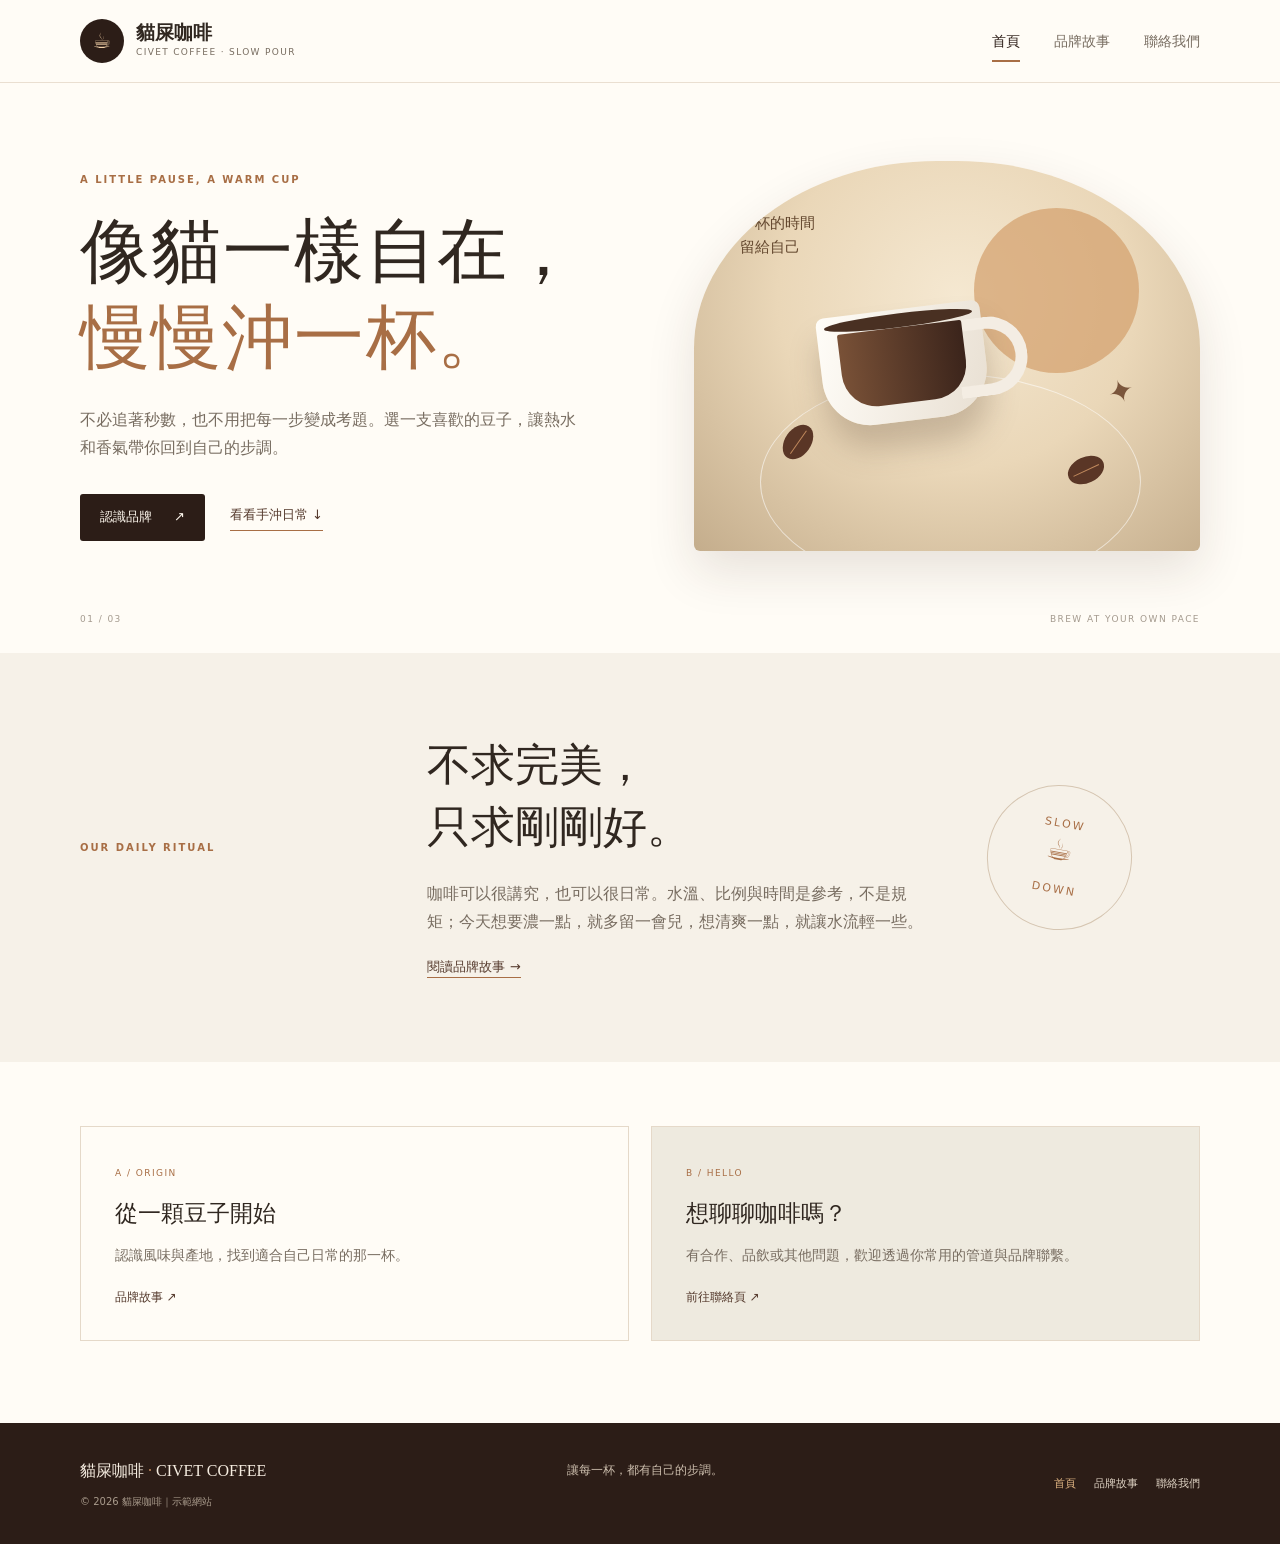
<file: pages/index.html>
﻿<!doctype html>
<html lang="zh-Hant-TW">
<head>
  <meta charset="utf-8">
  <meta name="viewport" content="width=device-width, initial-scale=1">
  <meta name="description" content="貓屎咖啡的品牌理念、手沖日常與聯絡方式。">
  <title>貓屎咖啡｜自在手沖日常</title>
  <link rel="stylesheet" href="assets/css/site.css">
  <script src="assets/js/site.js" defer></script>
</head>
<body>
  <a class="skip-link" href="#main">跳至主要內容</a>
  <header class="site-header">
    <div class="container header-inner">
      <a class="brand" href="index.html" aria-label="貓屎咖啡首頁"><span class="brand-mark" aria-hidden="true">☕</span><span><strong>貓屎咖啡</strong><small>CIVET COFFEE · SLOW POUR</small></span></a>
      <button class="menu-toggle" type="button" aria-expanded="false" aria-controls="primary-nav"><span></span><span></span><span class="sr-only">切換導覽選單</span></button>
      <nav id="primary-nav" class="primary-nav" aria-label="主要導覽"><a href="index.html" aria-current="page">首頁</a><a href="about.html">品牌故事</a><a href="contact.html">聯絡我們</a></nav>
    </div>
  </header>
  <main id="main">
    <section class="hero container">
      <div class="hero-copy"><p class="eyebrow">A LITTLE PAUSE, A WARM CUP</p><h1>像貓一樣自在，<br><em>慢慢沖一杯。</em></h1><p class="lead">不必追著秒數，也不用把每一步變成考題。選一支喜歡的豆子，讓熱水和香氣帶你回到自己的步調。</p><div class="actions"><a class="button button-dark" href="about.html">認識品牌 <span aria-hidden="true">↗</span></a><a class="text-link" href="#ritual">看看手沖日常 <span aria-hidden="true">↓</span></a></div></div>
      <div class="hero-art" role="img" aria-label="以咖啡杯、咖啡豆與貓咪腳印組成的裝飾圖案"><div class="sun"></div><div class="cup"><span></span></div><span class="bean bean-one"></span><span class="bean bean-two"></span><span class="paw">✦</span><p>一杯的時間<br>留給自己</p></div>
      <div class="hero-note"><span>01 / 03</span><span>BREW AT YOUR OWN PACE</span></div>
    </section>
    <section class="intro band" id="ritual"><div class="container intro-grid"><p class="eyebrow">OUR DAILY RITUAL</p><div><h2>不求完美，<br>只求剛剛好。</h2><p>咖啡可以很講究，也可以很日常。水溫、比例與時間是參考，不是規矩；今天想要濃一點，就多留一會兒，想清爽一點，就讓水流輕一些。</p><a class="text-link" href="about.html">閱讀品牌故事 <span aria-hidden="true">→</span></a></div><div class="ritual-stamp" aria-hidden="true">SLOW<br><span>☕</span><br>DOWN</div></div></section>
    <section class="container home-cards"><article class="mini-card"><span class="card-index">A / ORIGIN</span><h3>從一顆豆子開始</h3><p>認識風味與產地，找到適合自己日常的那一杯。</p><a href="about.html">品牌故事 <span aria-hidden="true">↗</span></a></article><article class="mini-card accent-card"><span class="card-index">B / HELLO</span><h3>想聊聊咖啡嗎？</h3><p>有合作、品飲或其他問題，歡迎透過你常用的管道與品牌聯繫。</p><a href="contact.html">前往聯絡頁 <span aria-hidden="true">↗</span></a></article></section>
  </main>
  <footer class="site-footer"><div class="container footer-inner"><a class="footer-brand" href="index.html">貓屎咖啡 <span>·</span> CIVET COFFEE</a><p>讓每一杯，都有自己的步調。</p><nav aria-label="頁尾導覽"><a href="index.html" aria-current="page">首頁</a><a href="about.html">品牌故事</a><a href="contact.html">聯絡我們</a></nav><small>© 2026 貓屎咖啡｜示範網站</small></div></footer>
</body>
</html>
</file>
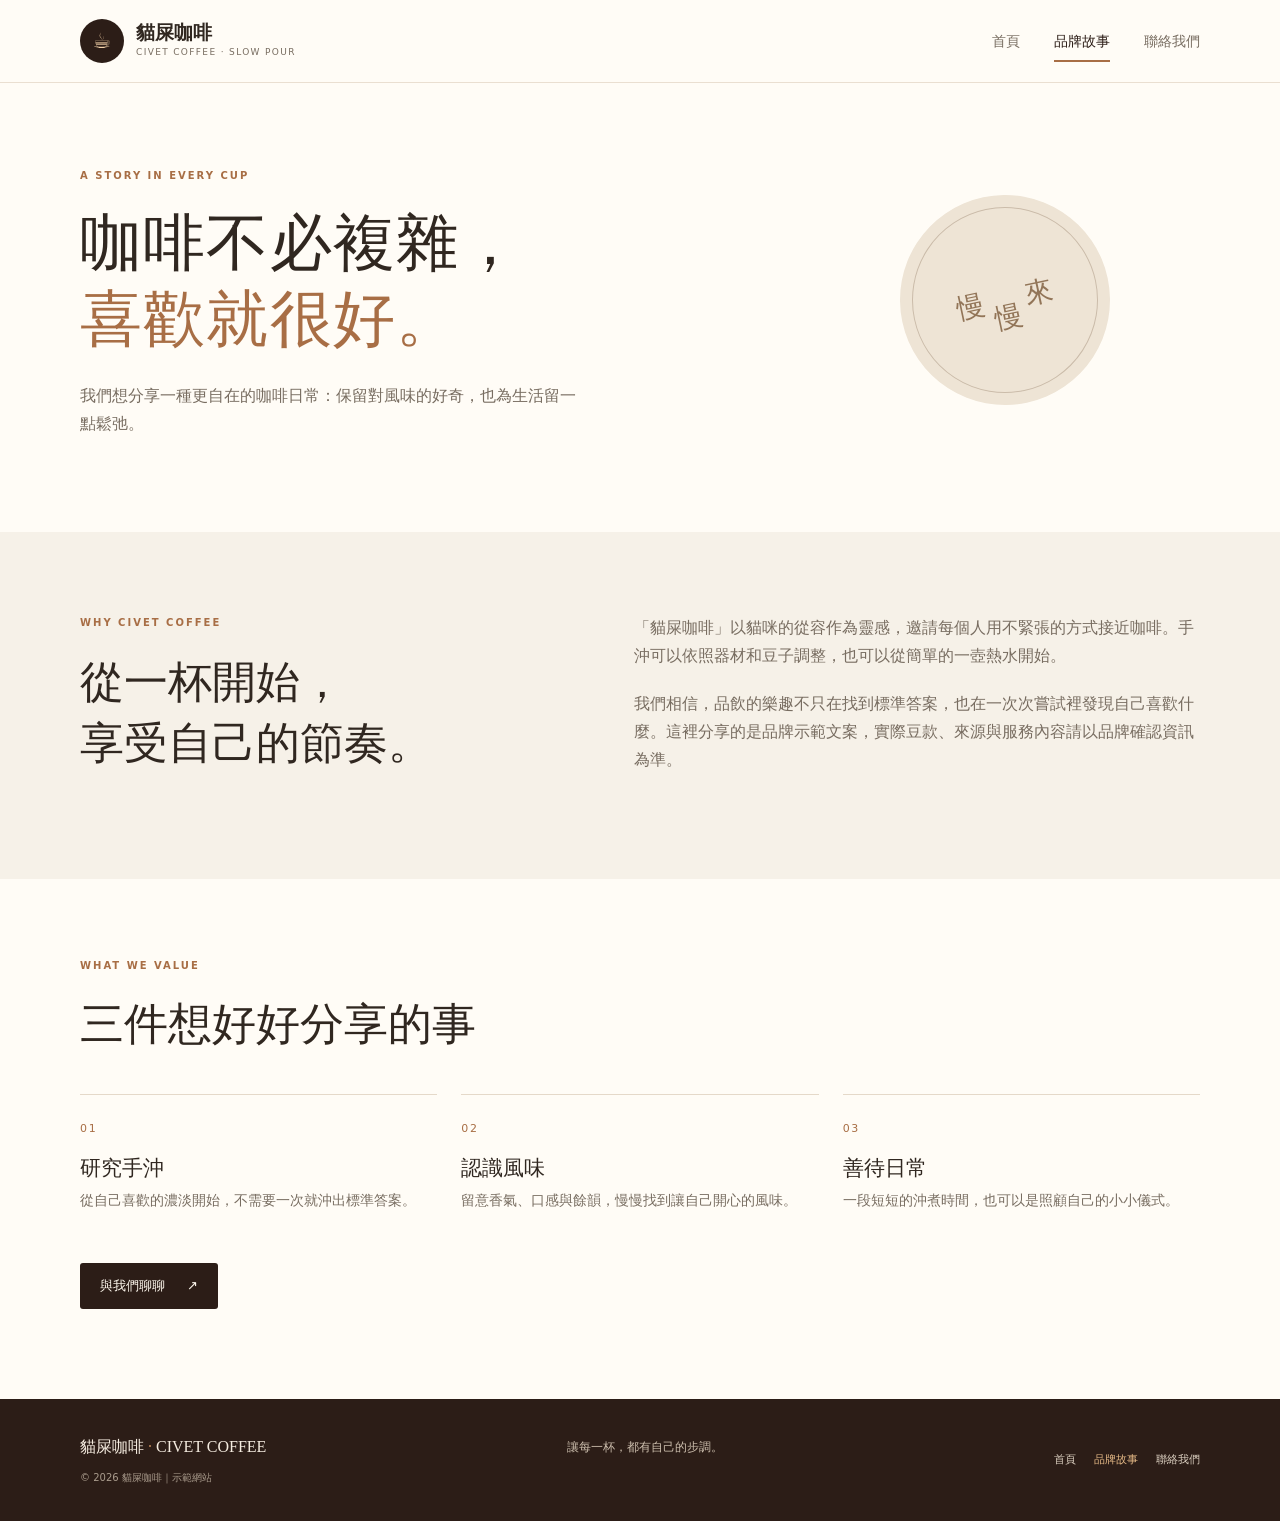
<file: pages/about.html>
﻿<!doctype html>
<html lang="zh-Hant-TW">
<head>
  <meta charset="utf-8">
  <meta name="viewport" content="width=device-width, initial-scale=1">
  <meta name="description" content="認識貓屎咖啡：以親切、自在的方式分享咖啡與手沖日常。">
  <title>品牌故事｜貓屎咖啡</title>
  <link rel="stylesheet" href="assets/css/site.css">
  <script src="assets/js/site.js" defer></script>
</head>
<body>
  <a class="skip-link" href="#main">跳至主要內容</a>
  <header class="site-header"><div class="container header-inner"><a class="brand" href="index.html" aria-label="貓屎咖啡首頁"><span class="brand-mark" aria-hidden="true">☕</span><span><strong>貓屎咖啡</strong><small>CIVET COFFEE · SLOW POUR</small></span></a><button class="menu-toggle" type="button" aria-expanded="false" aria-controls="primary-nav"><span></span><span></span><span class="sr-only">切換導覽選單</span></button><nav id="primary-nav" class="primary-nav" aria-label="主要導覽"><a href="index.html">首頁</a><a href="about.html" aria-current="page">品牌故事</a><a href="contact.html">聯絡我們</a></nav></div></header>
  <main id="main">
    <section class="page-hero container"><p class="eyebrow">A STORY IN EVERY CUP</p><h1>咖啡不必複雜，<br><em>喜歡就很好。</em></h1><p class="lead">我們想分享一種更自在的咖啡日常：保留對風味的好奇，也為生活留一點鬆弛。</p><div class="page-hero-art" aria-hidden="true"><span>慢</span><span>慢</span><span>來</span></div></section>
    <section class="band"><div class="container story-grid"><div><p class="eyebrow">WHY CIVET COFFEE</p><h2>從一杯開始，<br>享受自己的節奏。</h2></div><div class="story-body"><p>「貓屎咖啡」以貓咪的從容作為靈感，邀請每個人用不緊張的方式接近咖啡。手沖可以依照器材和豆子調整，也可以從簡單的一壺熱水開始。</p><p>我們相信，品飲的樂趣不只在找到標準答案，也在一次次嘗試裡發現自己喜歡什麼。這裡分享的是品牌示範文案，實際豆款、來源與服務內容請以品牌確認資訊為準。</p></div></div></section>
    <section class="container values"><p class="eyebrow">WHAT WE VALUE</p><h2>三件想好好分享的事</h2><div class="value-grid"><article><span>01</span><h3>研究手沖</h3><p>從自己喜歡的濃淡開始，不需要一次就沖出標準答案。</p></article><article><span>02</span><h3>認識風味</h3><p>留意香氣、口感與餘韻，慢慢找到讓自己開心的風味。</p></article><article><span>03</span><h3>善待日常</h3><p>一段短短的沖煮時間，也可以是照顧自己的小小儀式。</p></article></div><a class="button button-dark" href="contact.html">與我們聊聊 <span aria-hidden="true">↗</span></a></section>
  </main>
  <footer class="site-footer"><div class="container footer-inner"><a class="footer-brand" href="index.html">貓屎咖啡 <span>·</span> CIVET COFFEE</a><p>讓每一杯，都有自己的步調。</p><nav aria-label="頁尾導覽"><a href="index.html">首頁</a><a href="about.html" aria-current="page">品牌故事</a><a href="contact.html">聯絡我們</a></nav><small>© 2026 貓屎咖啡｜示範網站</small></div></footer>
</body>
</html>
</file>
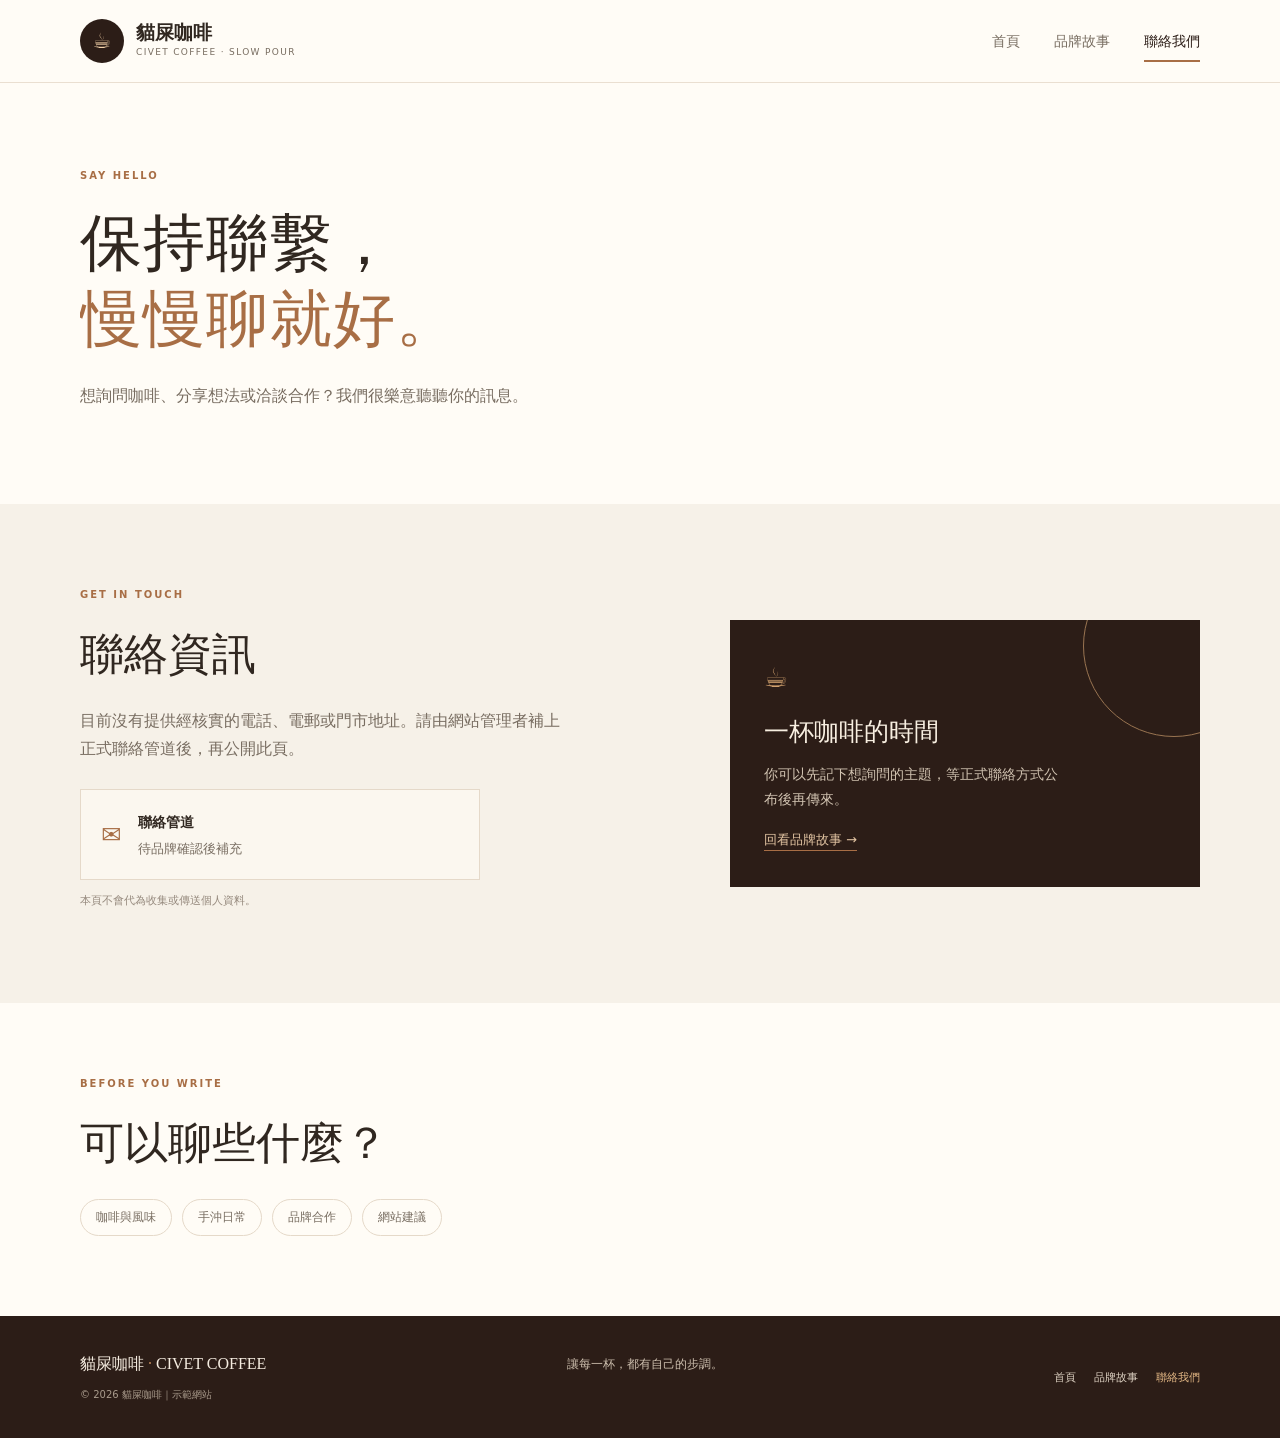
<file: pages/contact.html>
﻿<!doctype html>
<html lang="zh-Hant-TW">
<head>
  <meta charset="utf-8">
  <meta name="viewport" content="width=device-width, initial-scale=1">
  <meta name="description" content="聯絡貓屎咖啡，洽詢品牌合作、咖啡品飲與網站內容。">
  <title>聯絡我們｜貓屎咖啡</title>
  <link rel="stylesheet" href="assets/css/site.css">
  <script src="assets/js/site.js" defer></script>
</head>
<body>
  <a class="skip-link" href="#main">跳至主要內容</a>
  <header class="site-header"><div class="container header-inner"><a class="brand" href="index.html" aria-label="貓屎咖啡首頁"><span class="brand-mark" aria-hidden="true">☕</span><span><strong>貓屎咖啡</strong><small>CIVET COFFEE · SLOW POUR</small></span></a><button class="menu-toggle" type="button" aria-expanded="false" aria-controls="primary-nav"><span></span><span></span><span class="sr-only">切換導覽選單</span></button><nav id="primary-nav" class="primary-nav" aria-label="主要導覽"><a href="index.html">首頁</a><a href="about.html">品牌故事</a><a href="contact.html" aria-current="page">聯絡我們</a></nav></div></header>
  <main id="main">
    <section class="page-hero contact-hero container"><p class="eyebrow">SAY HELLO</p><h1>保持聯繫，<br><em>慢慢聊就好。</em></h1><p class="lead">想詢問咖啡、分享想法或洽談合作？我們很樂意聽聽你的訊息。</p></section>
    <section class="band"><div class="container contact-grid"><div><p class="eyebrow">GET IN TOUCH</p><h2>聯絡資訊</h2><p class="contact-copy">目前沒有提供經核實的電話、電郵或門市地址。請由網站管理者補上正式聯絡管道後，再公開此頁。</p><div class="contact-placeholder"><span aria-hidden="true">✉</span><div><strong>聯絡管道</strong><p>待品牌確認後補充</p></div></div><p class="small-note">本頁不會代為收集或傳送個人資料。</p></div><aside class="contact-aside"><span class="aside-mark" aria-hidden="true">☕</span><h3>一杯咖啡的時間</h3><p>你可以先記下想詢問的主題，等正式聯絡方式公布後再傳來。</p><a class="text-link" href="about.html">回看品牌故事 <span aria-hidden="true">→</span></a></aside></div></section>
    <section class="container contact-bottom"><p class="eyebrow">BEFORE YOU WRITE</p><h2>可以聊些什麼？</h2><div class="topic-list"><span>咖啡與風味</span><span>手沖日常</span><span>品牌合作</span><span>網站建議</span></div></section>
  </main>
  <footer class="site-footer"><div class="container footer-inner"><a class="footer-brand" href="index.html">貓屎咖啡 <span>·</span> CIVET COFFEE</a><p>讓每一杯，都有自己的步調。</p><nav aria-label="頁尾導覽"><a href="index.html">首頁</a><a href="about.html">品牌故事</a><a href="contact.html" aria-current="page">聯絡我們</a></nav><small>© 2026 貓屎咖啡｜示範網站</small></div></footer>
</body>
</html>
</file>
<file: pages/assets/css/site.css>
﻿@charset "UTF-8";
:root{--espresso:#2c1d17;--roast:#553a2d;--caramel:#a86e45;--cream:#f6f1e8;--paper:#fffcf6;--sage:#7d866c;--ink:#302720;--muted:#786d61;--line:#e5d9c9;--serif:Georgia,"Noto Serif TC","Songti TC",serif;--sans:system-ui,-apple-system,"Segoe UI","Noto Sans TC",sans-serif;--shadow:0 20px 50px rgba(55,36,24,.12)}
*{box-sizing:border-box}html{scroll-behavior:smooth}body{margin:0;background:var(--paper);color:var(--ink);font-family:var(--sans);line-height:1.75}a{color:inherit;text-decoration:none}button{font:inherit}.container{width:min(1120px,calc(100% - 48px));margin-inline:auto}.skip-link{position:absolute;left:12px;top:-60px;z-index:20;background:var(--espresso);color:white;padding:8px 14px}.skip-link:focus{top:12px}.sr-only{position:absolute;width:1px;height:1px;padding:0;margin:-1px;overflow:hidden;clip:rect(0,0,0,0);white-space:nowrap;border:0}
.site-header{position:sticky;top:0;z-index:10;background:rgba(255,252,246,.92);border-bottom:1px solid rgba(229,217,201,.8);backdrop-filter:blur(14px)}.header-inner{min-height:82px;display:flex;align-items:center;justify-content:space-between}.brand{display:flex;gap:12px;align-items:center}.brand-mark{display:grid;place-items:center;width:44px;height:44px;border-radius:50%;background:var(--espresso);color:#f4d3aa;font-size:21px}.brand strong,.brand small{display:block}.brand strong{font-family:var(--serif);font-size:19px;line-height:1.2}.brand small{font-size:9px;letter-spacing:.15em;color:var(--muted)}.primary-nav{display:flex;gap:34px;align-items:center}.primary-nav a{font-size:14px;color:var(--muted);padding:9px 0;position:relative}.primary-nav a:hover,.primary-nav a[aria-current=page]{color:var(--espresso)}.primary-nav a[aria-current=page]:after{content:"";height:2px;background:var(--caramel);position:absolute;bottom:0;left:0;right:0}.menu-toggle{display:none;border:0;background:none;padding:10px;color:var(--espresso)}
.hero{min-height:570px;display:grid;grid-template-columns:1.05fr .95fr;align-items:center;gap:55px;position:relative;padding-top:54px;padding-bottom:78px}.eyebrow{font-size:10px;letter-spacing:.2em;font-weight:700;color:var(--caramel);margin:0 0 20px}.hero h1,.page-hero h1{font-family:var(--serif);font-weight:500;font-size:clamp(44px,6vw,70px);line-height:1.24;letter-spacing:.02em;margin:0 0 24px}.hero h1 em,.page-hero h1 em{font-style:normal;color:var(--caramel)}.lead{font-size:16px;color:var(--muted);max-width:500px}.actions{display:flex;align-items:center;gap:25px;margin-top:32px}.button{display:inline-flex;align-items:center;gap:22px;padding:12px 20px;border-radius:3px;font-size:13px}.button-dark{background:var(--espresso);color:#fff9ef}.button-dark:hover{background:var(--roast)}.text-link{font-size:13px;color:var(--roast);border-bottom:1px solid var(--caramel);padding-bottom:3px}.hero-art{height:390px;position:relative;border-radius:48% 48% 6px 6px;background:radial-gradient(ellipse at 52% 35%,#f5e8d1 0,#ead7b8 48%,#c4ad8c 100%);overflow:hidden;box-shadow:var(--shadow)}.hero-art:before{content:"";position:absolute;width:75%;height:55%;bottom:-10%;left:13%;border:1px solid rgba(255,255,255,.55);border-radius:50%}.sun{position:absolute;width:165px;height:165px;border-radius:50%;background:#d4a16e;right:12%;top:12%;opacity:.72}.cup{position:absolute;width:165px;height:112px;left:25%;top:38%;border-radius:8px 8px 48px 48px;background:linear-gradient(110deg,#fffdf8,#e8dfd2);box-shadow:0 25px 30px #59402d42;transform:rotate(-7deg)}.cup:before{content:"";position:absolute;width:58px;height:55px;border:12px solid #f4ede3;border-left:0;right:-42px;top:18px;border-radius:0 40px 40px 0}.cup:after{content:"";position:absolute;left:8px;right:8px;top:4px;height:14px;border-radius:50%;background:#493022}.cup span{position:absolute;inset:18px 20px;background:linear-gradient(90deg,#795137,#3b241b);border-radius:2px 2px 35px 35px}.bean{position:absolute;width:26px;height:38px;border-radius:50%;background:#5a3626;transform:rotate(35deg)}.bean:after{content:"";position:absolute;width:1px;height:28px;background:#c18a5d;left:13px;top:5px}.bean-one{left:18%;bottom:23%}.bean-two{right:20%;bottom:16%;transform:rotate(65deg)}.paw{position:absolute;right:13%;bottom:34%;font-size:31px;color:#7b563c;transform:rotate(-19deg)}.hero-art>p{position:absolute;left:9%;top:9%;font-family:var(--serif);color:#63472e;font-size:15px;line-height:1.6}.hero-note{position:absolute;bottom:25px;left:0;right:0;display:flex;justify-content:space-between;color:#a49a8e;font-size:9px;letter-spacing:.16em}
.band{background:var(--cream);padding:82px 0}.intro-grid{display:grid;grid-template-columns:.7fr 1.2fr .5fr;align-items:center;gap:50px}.intro h2,.story-grid h2,.values h2,.contact-grid h2,.contact-bottom h2{font:500 clamp(30px,4vw,44px)/1.4 var(--serif);margin:0 0 22px}.intro-grid>div:nth-child(2)>p,.story-body p,.contact-copy{color:var(--muted)}.ritual-stamp{border:1px solid #d6c6b2;border-radius:50%;width:145px;height:145px;display:grid;place-content:center;text-align:center;color:var(--caramel);font-size:11px;letter-spacing:.2em;line-height:1.3;transform:rotate(10deg)}.ritual-stamp span{font-size:29px}.home-cards{display:grid;grid-template-columns:1fr 1fr;gap:22px;padding-top:64px;padding-bottom:82px}.mini-card{padding:30px 34px;border:1px solid var(--line);min-height:205px}.accent-card{background:#eeeadf}.card-index{font-size:9px;letter-spacing:.16em;color:var(--caramel)}.mini-card h3{font:500 23px var(--serif);margin:13px 0 6px}.mini-card p{color:var(--muted);font-size:14px}.mini-card>a{font-size:12px;color:var(--roast)}
.page-hero{min-height:380px;padding-top:84px;padding-bottom:78px;position:relative;overflow:hidden}.page-hero h1{font-size:clamp(42px,5vw,62px)}.page-hero-art{position:absolute;right:8%;top:25%;width:210px;height:210px;border-radius:50%;background:#eee4d5;display:flex;align-items:center;justify-content:center;gap:7px;color:#927558;font:28px var(--serif);transform:rotate(-12deg)}.page-hero-art:before{content:"";position:absolute;inset:12px;border:1px solid #cbbcaa;border-radius:50%}.page-hero-art span:nth-child(2){margin-top:36px}.story-grid{display:grid;grid-template-columns:.9fr 1.1fr;gap:90px;align-items:start}.story-body p{margin-top:0;margin-bottom:20px}.values{padding-top:78px;padding-bottom:90px}.values h2{margin-bottom:38px}.value-grid{display:grid;grid-template-columns:repeat(3,1fr);gap:24px;margin-bottom:38px}.value-grid article{border-top:1px solid var(--line);padding:18px 8px 12px 0}.value-grid article>span{font-size:11px;color:var(--caramel);letter-spacing:.15em}.value-grid h3{font:500 21px var(--serif);margin:13px 0 6px}.value-grid p{color:var(--muted);font-size:14px;margin:0}
.contact-hero{min-height:330px}.contact-grid{display:grid;grid-template-columns:1.1fr .9fr;gap:75px;align-items:center}.contact-copy{max-width:490px}.contact-placeholder{display:flex;align-items:center;gap:17px;margin-top:26px;padding:18px 20px;border:1px solid var(--line);background:rgba(255,252,246,.6);max-width:400px}.contact-placeholder>span{font-size:24px;color:var(--caramel)}.contact-placeholder strong{font-size:14px}.contact-placeholder p{margin:2px 0 0;font-size:13px;color:var(--muted)}.small-note{color:#968a7e;font-size:11px}.contact-aside{padding:34px;background:var(--espresso);color:#f8efe1;min-height:260px;position:relative;overflow:hidden}.contact-aside:after{content:"";position:absolute;width:180px;height:180px;border:1px solid #997451;border-radius:50%;right:-65px;top:-65px}.aside-mark{font-size:27px;color:#d1a16e}.contact-aside h3{font:500 25px var(--serif);margin:14px 0 8px}.contact-aside p{color:#d1c3b1;font-size:14px;max-width:300px}.contact-aside .text-link{color:#e4c6a4}.contact-bottom{padding-top:72px;padding-bottom:80px}.contact-bottom h2{margin-bottom:25px}.topic-list{display:flex;gap:10px;flex-wrap:wrap}.topic-list span{border:1px solid var(--line);border-radius:30px;padding:7px 15px;color:var(--muted);font-size:12px}
.site-footer{background:var(--espresso);color:#f5ece0;padding:34px 0}.footer-inner{display:grid;grid-template-columns:1fr 1fr auto;align-items:center;gap:8px 20px}.footer-brand{font-family:var(--serif);font-size:16px}.footer-brand span{color:#c58d5d}.footer-inner>p{margin:0;font-size:12px;color:#cdbfae}.footer-inner nav{grid-column:3;grid-row:1/3;display:flex;gap:18px}.footer-inner nav a{font-size:11px;color:#ded2c3}.footer-inner nav a[aria-current=page]{color:#e5b986}.footer-inner>small{grid-column:1/3;color:#a99b8c;font-size:10px}
@media(max-width:760px){.container{width:min(100% - 36px,560px)}.header-inner{min-height:70px}.menu-toggle{display:grid;gap:5px;cursor:pointer}.menu-toggle>span:not(.sr-only){width:23px;height:2px;background:var(--espresso);transition:transform .2s}.menu-toggle[aria-expanded=true]>span:first-child{transform:translateY(3.5px) rotate(45deg)}.menu-toggle[aria-expanded=true]>span:nth-child(2){transform:translateY(-3.5px) rotate(-45deg)}.primary-nav{display:none;position:absolute;top:69px;left:0;right:0;background:var(--paper);padding:12px 24px 20px;border-bottom:1px solid var(--line);flex-direction:column;align-items:stretch;gap:0}.primary-nav.is-open{display:flex}.primary-nav a{padding:11px 4px}.primary-nav a[aria-current=page]:after{right:auto;width:34px}.hero{grid-template-columns:1fr;gap:26px;padding-top:50px;padding-bottom:70px}.hero h1{font-size:clamp(43px,12vw,60px)}.hero-art{height:min(82vw,350px);grid-row:2}.hero-note{bottom:22px}.intro-grid{grid-template-columns:1fr;gap:12px}.intro-grid .eyebrow{margin-bottom:0}.ritual-stamp{width:112px;height:112px;margin-top:10px}.home-cards{grid-template-columns:1fr;gap:14px;padding-top:42px;padding-bottom:55px}.band{padding:58px 0}.page-hero{min-height:330px;padding-top:61px;padding-bottom:50px}.page-hero-art{width:105px;height:105px;right:0;top:52%;font-size:17px;opacity:.85}.page-hero-art:before{inset:7px}.page-hero .lead{max-width:75%}.story-grid,.contact-grid{grid-template-columns:1fr;gap:18px}.story-grid h2{margin-bottom:0}.value-grid{grid-template-columns:1fr;gap:10px}.value-grid article{padding:16px 0}.values{padding-top:56px;padding-bottom:64px}.contact-grid{gap:30px}.contact-aside{min-height:230px}.footer-inner{grid-template-columns:1fr;gap:8px}.footer-inner nav{grid-column:1;grid-row:auto;flex-wrap:wrap;margin:10px 0}.footer-inner>small{grid-column:1}.actions{gap:17px;flex-wrap:wrap}}
@media(prefers-reduced-motion:reduce){html{scroll-behavior:auto}*,*::before,*::after{transition:none!important}}
</file>
